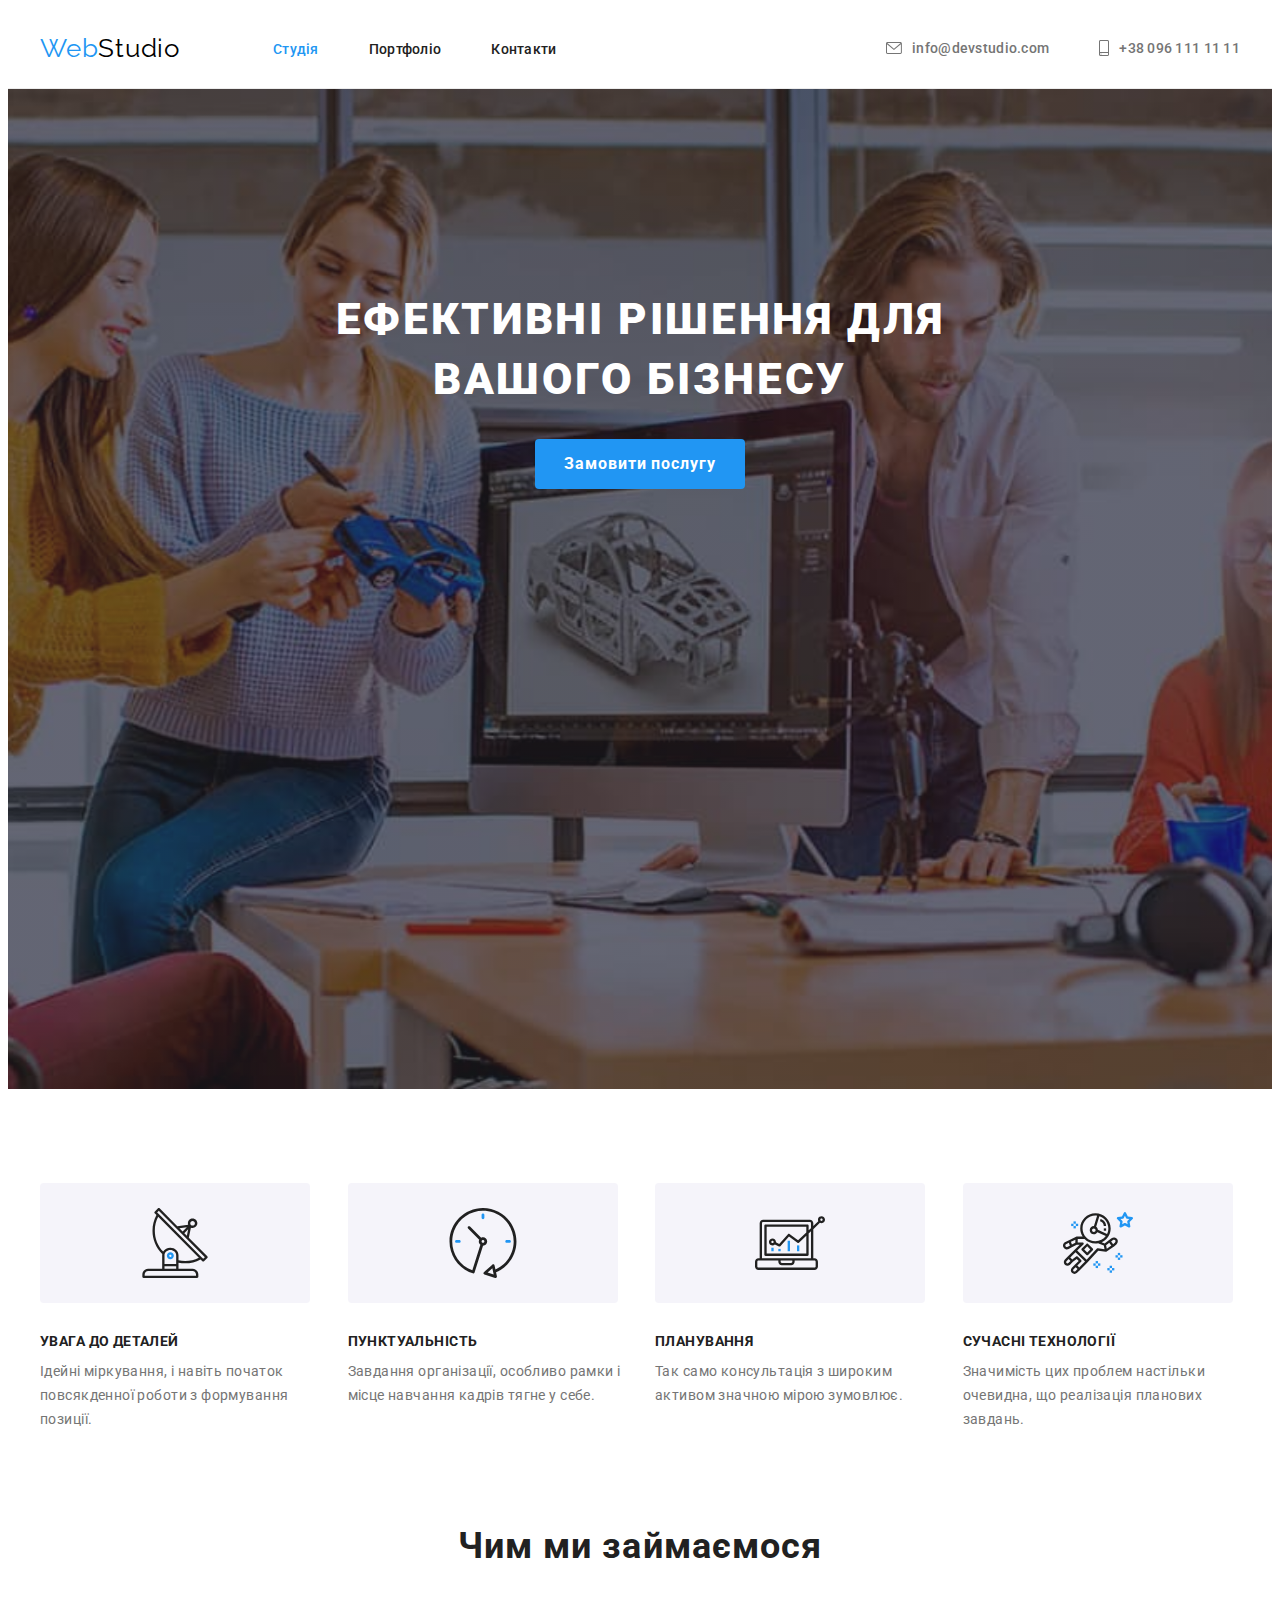
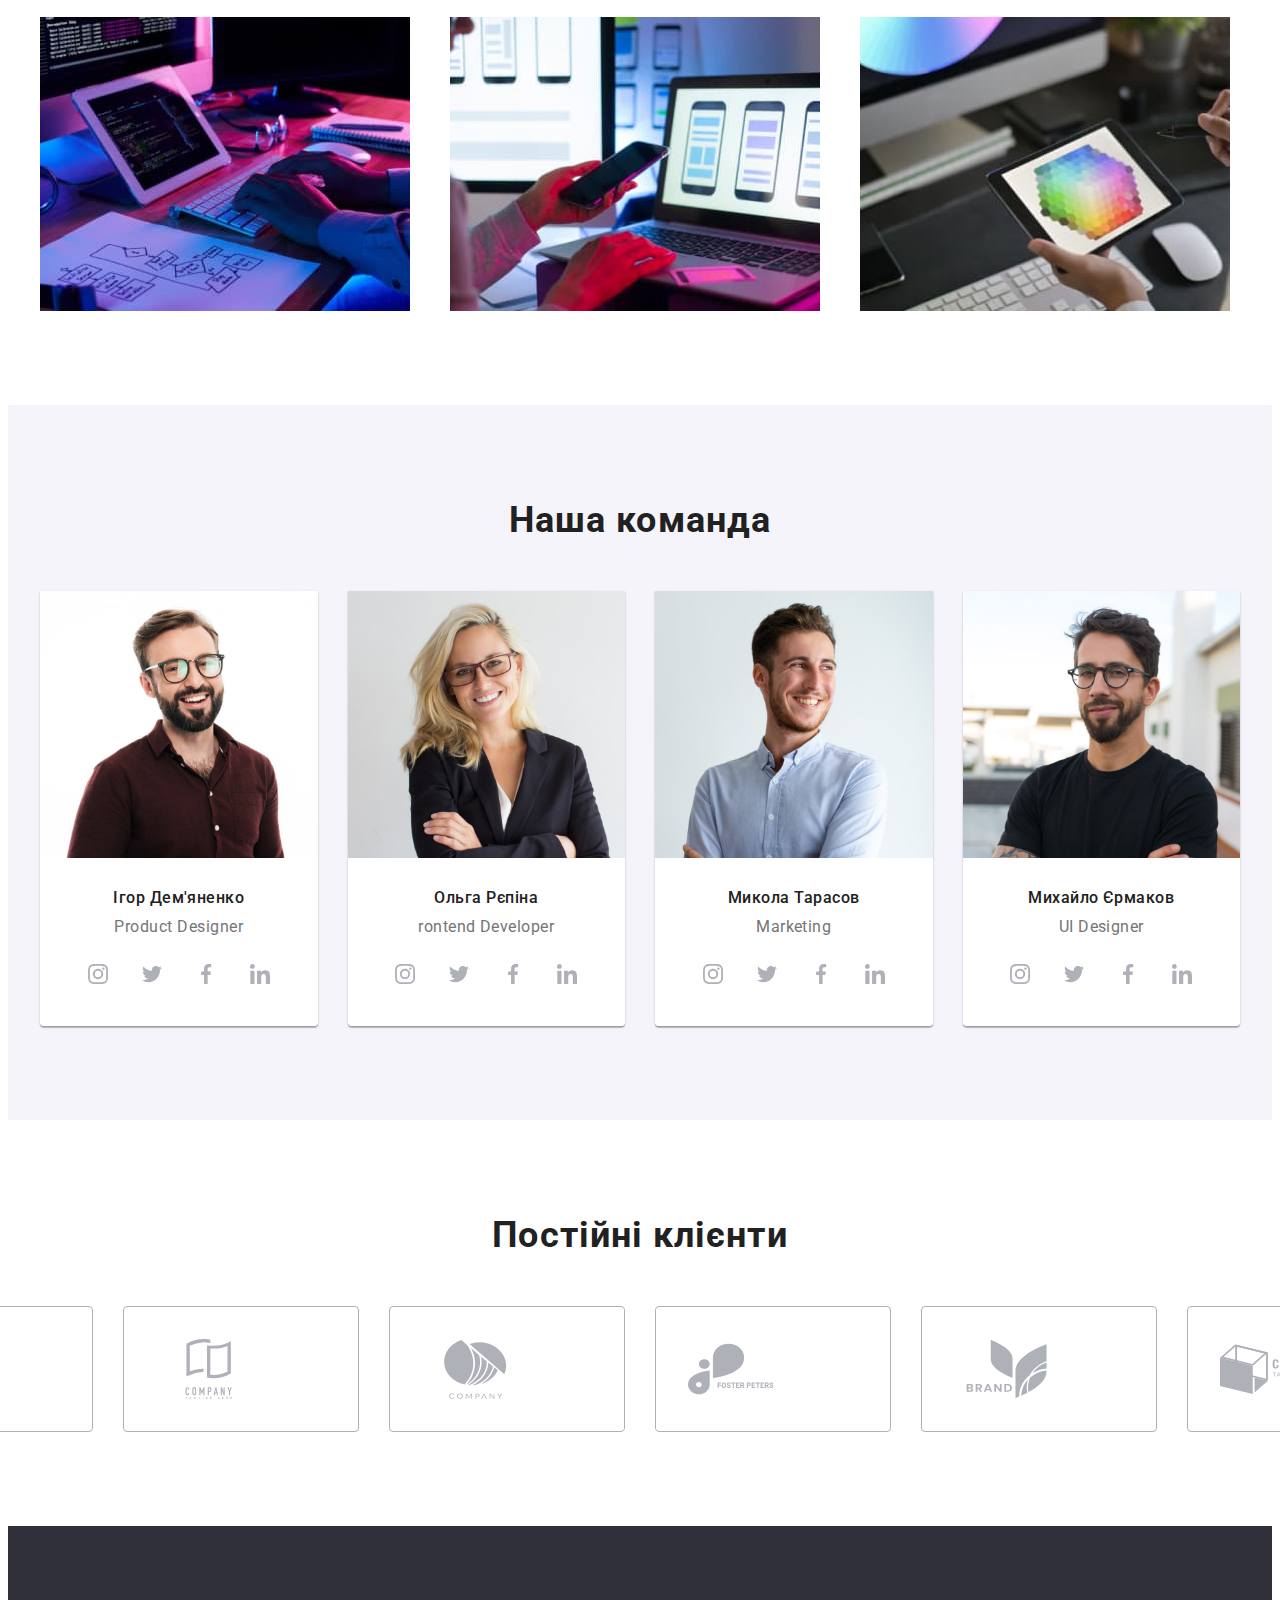
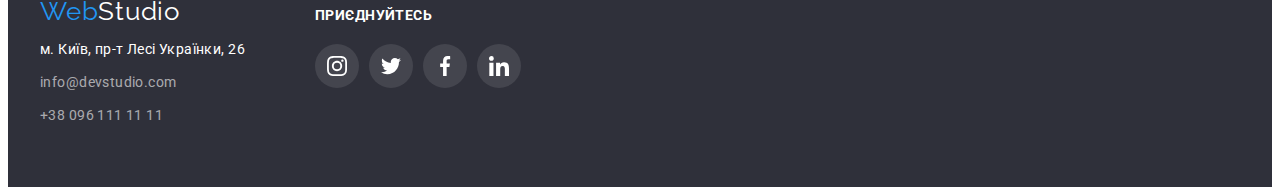
<file: index.html>
<!DOCTYPE html>
<html lang="uk">
<head>
    <meta charset="UTF-8">
    <meta http-equiv="X-UA-Compatible" content="IE=edge">
    <meta name="viewport" content="width=device-width, initial-scale=1.0">
    <title>goit-markup-hw-01</title>
    <link rel="preconnect" href="https://fonts.googleapis.com">
    <link rel="preconnect" href="https://fonts.gstatic.com" crossorigin>
    <link href="https://fonts.googleapis.com/css2?family=Raleway:wght@700&family=Roboto:wght@400;500;700;900&display=swap"
        rel="stylesheet">
    <link rel="stylesheet" href="https://cdnjs.cloudflare.com/ajax/libs/modern-normalize/1.1.0/modern-normalize.min.css"
        integrity="sha512-wpPYUAdjBVSE4KJnH1VR1HeZfpl1ub8YT/NKx4PuQ5NmX2tKuGu6U/JRp5y+Y8XG2tV+wKQpNHVUX03MfMFn9Q=="
        crossorigin="anonymous" referrerpolicy="no-referrer" />
    <link rel="stylesheet" href="./css/styles.css" />
</head>
<body>
    <header class="header">
        <div class="container header-container">
            <a href="./index.html" class="logo-link link"><span class="web">Web</span>Studio</a>
            <nav class="navigation">
                <ul class="header-nav ul">
                    <li class="header-nav-list">
                        <a href="./index.html" class="nav-link link current">Студія</a></li>
                    <li class="header-nav-list">
                        <a href="./portfolio.html" class="nav-link link ">Портфоліо</a></li>
                    <li class="header-nav-list">
                        <a href="#"class="nav-link link">Контакти</a></li>
                </ul>
            </nav>
                <ul class="header-contacts ul">
                    <li class="header-contacts-list">
                        <a href=" mailto:info@devstudio.com" class="header-mail link">
                            <svg class="icon-mail" width="16" height="12" >
                                <use href="./images/icons.svg#icon-envelope"></use>
                            </svg>
                        info@devstudio.com
                        </a>
                    </li>
                    <li class="header-contacts-list">
                        <a href=" tel:+380961111111" class="header-tel link">
                            <svg class="icon-tel" width="10" height="16">
                                <use href="./images/icons.svg#icon-smartphone"></use>
                            </svg>
                        +38 096 111 11 11
                        </a>
                    </li>
                </ul>
        </div>
    </header>
<main>
    <section class="section hero">
            <div class="container section-container">
                <h1 class="section-title">Ефективні рішення для <br/> вашого бізнесу</h1>
                <button type="button" class="section-btn btn">Замовити послугу</button>
            </section>
    <section class="about section">
            <div class="container about-container">
                <ul class="about-list ul" >
                    <li  class="about-list-item icon-antena">
                        <h3 class="about-title">УВАГА ДО ДЕТАЛЕЙ</h3>
                        <p class="about-sutitle">Ідейні міркування, і навіть початок повсякденної роботи з формування позиції.</p>
                    </li>
                    <li class="about-list-item icon-clock"> 
                        <h3 class="about-title">ПУНКТУАЛЬНІСТЬ</h3>
                        <p class="about-sutitle">Завдання організації, особливо рамки і місце навчання кадрів тягне у себе.</p>
                    </li>
                    <li class="about-list-item icon-diagrama">
                        <h3 class="about-title">ПЛАНУВАННЯ</h3>
                        <p class="about-sutitle">Так само консультація з широким активом значною мірою зумовлює.</p>
                    </li>
                    <li class="about-list-item icon-astronaut">
                        <h3 class="about-title">СУЧАСНІ ТЕХНОЛОГІЇ</h3>
                        <p class="about-sutitle">Значимість цих проблем настільки очевидна, що реалізація планових завдань.</p>
                    </li>
                </ul>
            </div>
    </section>
    <section class="aside ">
        <div class="container aside-container">
            <h3 class="aside-title">Чим ми займаємося</h3>
            <ul class="aside-list ul">
                <li class="aside-list-item">
                     <img src="./images/img1.jpg" alt="чоловік набирає код" width="370">
                </li>
                <li class="aside-list-item">
                    <img src="./images/img2.jpg" alt="жінка тримає в руках телефон та працює на комп'ютері" width="370">
                </li>
                <li class="aside-list-item">
                    <img src="./images/img3.jpg" alt="планшет на якому зображена діаграма" width="370">
                </li>
            </ul>
        </div>
    </section>
    <section class="team section">
        <div class="container team-container">
            <h2 class="aside-title">Наша команда</h2>
            <ul class="team-list ul">
                <li class="team-item">
                    <img src="./images/igor.jpg" alt="чоловік з бородою в окулярах" width="370">
                    <div class="team-project">
                        <h3 class="team-item-title">Ігор Дем'яненко</h3>
                        <p class="team-item-sutitle">Product Designer</p>
                        <ul class="team-social-list">
                            <li class="social-list-item">
                                <a class="social-list-link"  href="#">
                                    <svg class="team-social-icon" width="20" height="20">
                                        <use href="./images/icons.svg#icon-instagram-2"></use>
                                    </svg>
                                </a>
                            </li>
                            <li class="social-list-item">
                                <a class="social-list-link" href="#">
                                    <svg class="team-social-icon" width="20" height="20">
                                        <use href="./images/icons.svg#icon-twitter-1"></use>
                                    </svg>
                                </a>
                            </li>
                            <li class="social-list-item">
                                <a class="social-list-link" href="#">
                                    <svg class="team-social-icon" width="20" height="20">
                                        <use href="./images/icons.svg#icon-facebook-1"></use>
                                    </svg>
                                </a>
                            </li>
                            <li class="social-list-item">
                                <a class="social-list-link" href="#">
                                    <svg class="team-social-icon" width="20" height="20">
                                        <use href="./images/icons.svg#icon-linkedin-1"></use>
                                    </svg>
                                </a>
                            </li>
                        </ul>
                    </div>
                </li>
                <li class="team-item">
                    <img src="./images/olga.jpg" alt="жінка в окулярах" width="370">
                    <div class="team-project">
                        <h3 class="team-item-title">Ольга Рєпіна</h3>
                        <p class="team-item-sutitle">rontend Developer</p>
                        <ul class="team-social-list">
                            <li class="social-list-item">
                                <a class="social-list-link" href="#">
                                    <svg class="team-social-icon" width="20" height="20">
                                        <use href="./images/icons.svg#icon-instagram-2"></use>
                                    </svg>
                                </a>
                            </li>
                            <li class="social-list-item">
                                <a class="social-list-link" href="#">
                                    <svg class="team-social-icon" width="20" height="20">
                                        <use href="./images/icons.svg#icon-twitter-1"></use>
                                    </svg>
                                </a>
                            </li>
                            <li class="social-list-item">
                                <a class="social-list-link" href="#">
                                    <svg class="team-social-icon" width="20" height="20">
                                        <use href="./images/icons.svg#icon-facebook-1"></use>
                                    </svg>
                                </a>
                            </li>
                            <li class="social-list-item">
                                <a class="social-list-link" href="#">
                                    <svg class="team-social-icon" width="20" height="20">
                                        <use href="./images/icons.svg#icon-linkedin-1"></use>
                                    </svg>
                                </a>
                            </li>
                        </ul>
                    </div>
                </li>
                <li class="team-item">
                    <img src="./images/mykola.jpg" alt="чоловік в світлій рубашці" width="370">
                    <div class="team-project">
                        <h3 class="team-item-title">Микола Тарасов</h3>
                        <p class="team-item-sutitle">Marketing</p>
                        <ul class="team-social-list">
                            <li class="social-list-item">
                                <a class="social-list-link" href="#">
                                    <svg class="team-social-icon" width="20" height="20">
                                        <use href="./images/icons.svg#icon-instagram-2"></use>
                                    </svg>
                                </a>
                            </li>
                            <li class="social-list-item">
                                <a class="social-list-link" href="#">
                                    <svg class="team-social-icon" width="20" height="20">
                                        <use href="./images/icons.svg#icon-twitter-1"></use>
                                    </svg>
                                </a>
                            </li>
                            <li class="social-list-item">
                                <a class="social-list-link" href="#">
                                    <svg class="team-social-icon" width="20" height="20">
                                        <use href="./images/icons.svg#icon-facebook-1"></use>
                                    </svg>
                                </a>
                            </li>
                            <li class="social-list-item">
                                <a class="social-list-link" href="#">
                                    <svg class="team-social-icon" width="20" height="20">
                                        <use href="./images/icons.svg#icon-linkedin-1"></use>
                                    </svg>
                                </a>
                            </li>
                        </ul>
                    </div>
                </li>
                <li class="team-item">
                    <img src="./images/myhailo.jpg" alt="чоловік в темній футболціз бородою в окулярах" width="370">
                    <div class="team-project">
                        <h3 class="team-item-title">Михайло Єрмаков</h3>
                        <p class="team-item-sutitle">UI Designer</p>
                        <ul class="team-social-list">
                            <li class="social-list-item">
                                <a class="social-list-link" href="#">
                                    <svg class="team-social-icon" width="20" height="20">
                                        <use href="./images/icons.svg#icon-instagram-2"></use>
                                    </svg>
                                </a>
                            </li>
                            <li class="social-list-item">
                                <a class="social-list-link" href="#">
                                    <svg class="team-social-icon" width="20" height="20">
                                        <use href="./images/icons.svg#icon-twitter-1"></use>
                                    </svg>
                                </a>
                            </li>
                            <li class="social-list-item">
                                <a class="social-list-link" href="#">
                                    <svg class="team-social-icon" width="20" height="20">
                                        <use href="./images/icons.svg#icon-facebook-1"></use>
                                    </svg>
                                </a>
                            </li>
                            <li class="social-list-item">
                                <a class="social-list-link" href="#">
                                    <svg class="team-social-icon" width="20" height="20">
                                        <use href="./images/icons.svg#icon-linkedin-1"></use>
                                    </svg>
                                </a>
                            </li>
                        </ul>
                    </div>
                </li>
            </ul>
        </div>
    </section>
    <section class="clients section">
        <div class="container clients-container">
            <h2 class="clients-title aside-title">Постійні клієнти</h2>
            <ul class="clients-list ul">
                <li class="clients-list-item">
                    <a class="clients-link" href="#">
                        <svg class="clients-icon" width="106" height="60">
                            <use href="./images/icons.svg#icon-client1"></use>
                        </svg>
                    </a>
                </li>
                <li class="clients-list-item">
                    <a class="clients-link" href="#">
                        <svg class="clients-icon" width="106" height="60">
                            <use href="./images/icons.svg#icon-client2"></use>
                        </svg>
                    </a>
                </li>
                <li class="clients-list-item">
                    <a class="clients-link" href="#">
                        <svg class="clients-icon" width="106" height="60">
                            <use href="./images/icons.svg#icon-client3"></use>
                        </svg>
                    </a>
                </li>
                <li class="clients-list-item">
                    <a class="clients-link" href="#">
                        <svg class="clients-icon" width="106" height="60">
                            <use href="./images/icons.svg#icon-client4"></use>
                        </svg>
                    </a>
                </li>
                <li class="clients-list-item">
                    <a class="clients-link" href="#">
                        <svg class="clients-icon" width="106" height="60">
                            <use href="./images/icons.svg#icon-client5"></use>
                        </svg>
                    </a>
                </li>
                <li class="clients-list-item">
                    <a class="clients-link" href="#">
                        <svg class="clients-icon" width="106" height="60">
                            <use href="./images/icons.svg#icon-client6"></use>
                        </svg>
                    </a>
                </li>
            </ul>
        </div>
    </section>
    </main>
    <footer class="footer ">
        <div class="container">
            <div class="footer-container">
                <a href="./index.html" class="logo-footer-link link"><span class="web">Web</span>Studio</a>
                    <address class="address">
                        <ul class="address-list ul">
                            <li class="address-list-item">
                                <a class="address-link link" href="https://goo.gl/maps/7Ttrmz1NtePC2R1u5" target="_blank" rel="nooper noreffere">м. Київ, пр-т Лесі Українки, 26</a>
                            </li>
                            <li class="address-list-item">
                                <a class="contact-link link" href="mailto:info@devstudio.com">info@devstudio.com</a>
                            </li>
                            <li class="address-list-item">
                                <a class="contact-link link" href="tel:+380961111111">+38 096 111 11 11</a>
                            </li>
                        </ul> 
                    </address> 
            </div>
            <div class="footer-social-container">
                <span class="footer-title">ПРИЄДНУЙТЕСЬ</span>
                <ul class="footer-social-list">
                    <li class="footer-list-item">
                        <a class="footer-social-link" href="#">
                            <svg class="team-social-icon" width="20" height="20">
                                <use href="./images/icons.svg#icon-instagram-2"></use>
                            </svg>
                        </a>
                    </li>
                    <li class="footer-list-item">
                        <a class="footer-social-link" href="#">
                            <svg class="team-social-icon" width="20" height="20">
                                <use href="./images/icons.svg#icon-twitter-1"></use>
                            </svg>
                        </a>
                    </li>
                    <li class="footer-list-item">
                        <a class="footer-social-link" href="#">
                            <svg class="team-social-icon" width="20" height="20">
                                <use href="./images/icons.svg#icon-facebook-1"></use>
                            </svg>
                        </a>
                    </li>
                    <li class="footer-list-item">
                        <a class="footer-social-link" href="#">
                            <svg class="team-social-icon" width="20" height="20">
                                <use href="./images/icons.svg#icon-linkedin-1"></use>
                            </svg>
                        </a>
                    </li>
                </ul>
            </div>
        </div>
    </footer>
</body>
</html>
</file>
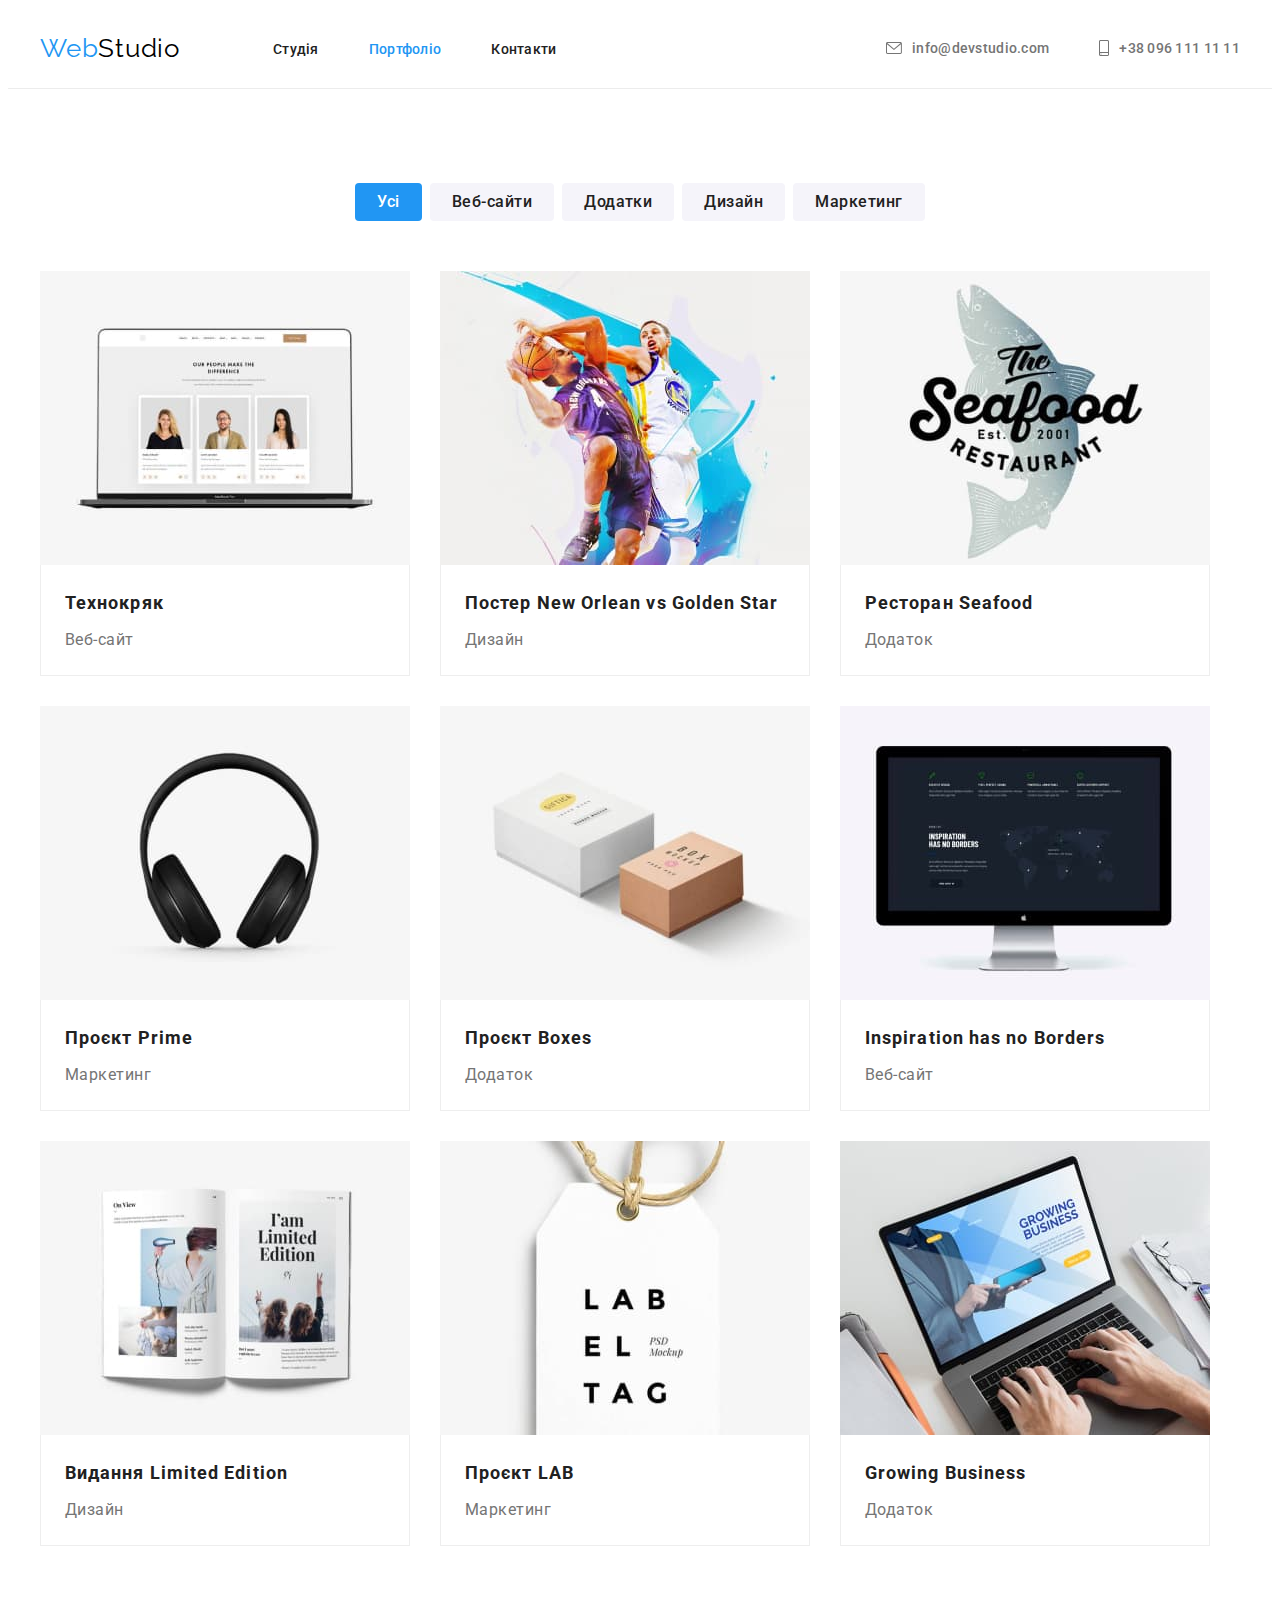
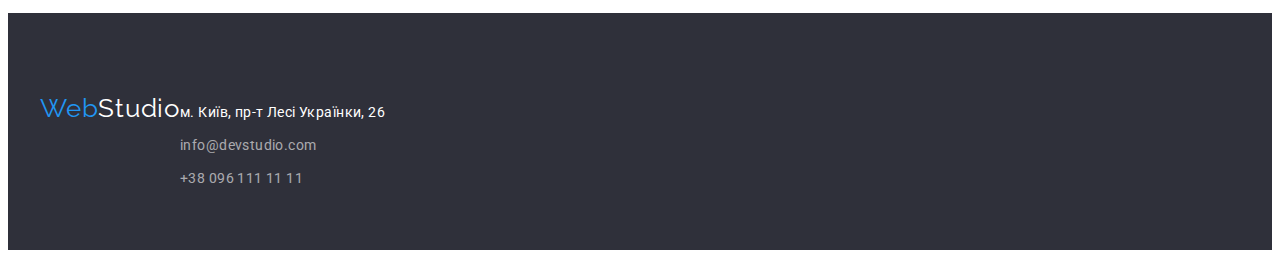
<file: portfolio.html>
<!DOCTYPE html>
<html lang="en">
<head>
    <meta charset="UTF-8">
    <meta http-equiv="X-UA-Compatible" content="IE=edge">
    <meta name="viewport" content="width=device-width, initial-scale=1.0">
    <title>goit-markup-hw-02</title>
    <link rel="preconnect" href="https://fonts.googleapis.com">
    <link rel="preconnect" href="https://fonts.gstatic.com" crossorigin>
    <link href="https://fonts.googleapis.com/css2?family=Raleway:wght@700&family=Roboto:wght@400;500;700;900&display=swap"
        rel="stylesheet">
    <link rel="stylesheet" href="https://cdnjs.cloudflare.com/ajax/libs/modern-normalize/1.1.0/modern-normalize.min.css"
        integrity="sha512-wpPYUAdjBVSE4KJnH1VR1HeZfpl1ub8YT/NKx4PuQ5NmX2tKuGu6U/JRp5y+Y8XG2tV+wKQpNHVUX03MfMFn9Q=="
        crossorigin="anonymous" referrerpolicy="no-referrer" />
    <link rel="stylesheet" href="./css/styles.css" />
</head>
<body>
    <header class="header">
       <div class="container header-container">
            <a href="./index.html" class="logo-link link"><span class="web">Web</span>Studio</a>
            <nav class="navigation">
                <ul class="header-nav ul">
                    <li class="header-nav-list">
                        <a href="./index.html"class="nav-link link">Студія</a></li>
                    <li class="header-nav-list">
                        <a href="./portfolio.html"class="nav-link link current">Портфоліо</a></li>
                    <li class="header-nav-list">
                        <a href="#"class="nav-link link">Контакти</a></li>
                </ul>
            </nav>
            <ul class="header-contacts ul">
                <li class="header-contacts-list">
                    <a href="mailto:info@devstudio.com" class="header-mail link">
                        <svg class="icon-mail" width="16" height="12">
                            <use href="./images/icons.svg#icon-envelope"></use>
                        </svg>
                    info@devstudio.com
                    </a>
                </li>
                <li class="header-contacts-list">
                    <a href="tel:+380961111111" class="header-tel link">
                        <svg class="icon-tel" width="10" height="16">
                            <use href="./images/icons.svg#icon-smartphone"></use>
                        </svg>
                    +38 096 111 11 11
                    </a>
                </li>
            </ul>
       </div>
    </header>
    <main>
        <section class="profile">
            <div class="container profile-container">
                <h2 class="visually-hidden">Портфоліо</h2>
                <ul class="profile-list ul">
                    <li class="profile-item">
                      <button  class="btn-portfolio current" type="button">Усі</button>  
                    </li>
                    <li class="profile-item">
                      <button class="btn-portfolio" type="button">Веб-сайти</button>  
                    </li>
                    <li class="profile-item">
                      <button class="btn-portfolio" type="button">Додатки</button>  
                    </li>
                    <li class="profile-item">
                      <button class="btn-portfolio" type="button">Дизайн</button>  
                    </li>
                    <li class="profile-item">
                      <button class="btn-portfolio" type="button">Маркетинг</button>  
                    </li>
                </ul>
                <ul class="content">
                    <li class="content-item ul">
                        <img src="./images/website.jpg" alt="Монітор ноутбука" width="370">
                        <div class="project">
                            <h3 class="content-title">Технокряк</h3>
                            <p class="content-subtitle">Веб-сайт</p>
                        </div>
                    </li>
                    <li class="content-item ul">
                        <img src="./images/poster.jpg" alt="Басктболісти" width="370">
                        <div class="project">
                            <h3 class="content-title">Постер New Orlean vs Golden Star</h3>
                            <p class="content-subtitle">Дизайн</p>
                        </div>
                    </li>
                    <li class="content-item ul">
                        <img src="./images/seafood.jpg" alt="Логотип ресторану" width="370">
                        <div class="project">
                            <h3 class="content-title">Ресторан Seafood</h3>
                            <p class="content-subtitle">Додаток</p>
                        </div>
                    </li>
                    <li class="content-item ul">
                        <img src="./images/headphones.jpg" alt="Навушники" width="370">
                        <div class="project">
                            <h3 class="content-title">Проєкт Prime</h3>
                            <p class="content-subtitle">Маркетинг</p>
                        </div>
                    </li>
                    <li class="content-item ul">
                        <img src="./images/boxes.jpg" alt="Дві коробки" width="370">
                        <div class="project">
                            <h3 class="content-title">Проєкт Boxes</h3>
                            <p class="content-subtitle">Додаток</p>
                        </div>
                    </li>
                    <li class="content-item ul">
                        <img src="./images/inspiration.jpg" alt="Монітор комп'ютера" width="370">
                        <div class="project">
                            <h3 class="content-title">Inspiration has no Borders</h3>
                            <p class="content-subtitle">Веб-сайт</p>
                        </div>
                    </li>
                    <li class="content-item ul">
                        <img src="./images/edition.jpg" alt="Розворот журналу" width="370">
                        <div class="project">
                            <h3 class="content-title">Видання Limited Edition</h3>
                            <p class="content-subtitle">Дизайн</p>
                        </div>
                    </li>
                    <li class="content-item ul">
                        <img src="./images/lab.jpg" alt="Логотип" width="370">
                        <div class="project">
                            <h3 class="content-title">Проєкт LAB</h3>
                            <p class="content-subtitle">Маркетинг</p>
                        </div>
                    </li>
                    <li class="content-item ul">
                        <img src="./images/business.jpg" alt="Людина друкує текст" width="370">
                        <div class="project">
                            <h3 class="content-title">Growing Business</h3>
                            <p class="content-subtitle">Додаток</p>
                        </div>
                    </li>
                </ul>
            </div>
    </section>
    </main>
    <footer class="footer">
       <div class="container foote-container">
            <a href="./index.html" class="logo-footer-link link"><span class="web">Web</span>Studio</a>
                <address class="address">
                    <ul class="address-list ul">
                        <li class="address-list-item">
                            <a class="address-link link" href="https://goo.gl/maps/7Ttrmz1NtePC2R1u5" target="_blank" rel="nooper noreffere">м. Київ, пр-т Лесі Українки, 26</a>
                        </li>
                        <li class="address-list-item">
                            <a class="contact-link link" href="mailto:info@devstudio.com">info@devstudio.com</a>
                        </li>
                        <li class="address-list-item">
                            <a class="contact-link link" href="tel:+380961111111">+38 096 111 11 11</a>
                        </li>
                    </ul> 
                </address> 
       </div>
    </footer>
</body>
</html>
</file>
<file: css/styles.css>
body{
    font-family: 'Raleway', sans-serif;
    font-family: 'Roboto', sans-serif;
    background-color: var(--white);
    color: var(--main-text-color);
}
:root { 
--main-text-color: #212121;
--secondary-text-color: #757575;
--accent: #2196F3;
--white: #ffffff; 
--black: #000000;
--team-section-color:#F5F4FA;
--section-color: #2F303A;
--btn-color: #F5F4FA;
--footer-background-color:#2F303A;
--border-project-color: #EEEEEE;
--border-header:#ECECEC;
--soc-link-team: #AFB1B8;
}

h1,
h2,
h3,
h4,
h5,
h6, 
p{
  margin: 0;
}

ul{
  list-style: none;
  margin: 0;
  padding: 0;
}

address{
  font-style: normal;
}

.container {
width: 1200px;
padding-left: 15px;
padding-right: 15px;
margin: 0 auto;
}

img {
  display: block;
  max-width: 100%;
  height: auto;
}

.section {
  padding: 94px 0;
}

/* studio styles */
/* ------------------------header styles------------------------------ */

.header{
background: var(--white);
border-bottom: 1px solid var(--border-header);
}

.logo-link{
font-family: Raleway;
color: var(--black);
font-size: 26px;
line-height: calc(31/26);
letter-spacing: 0.03em;
margin-right: 93px;
}

.web{
  color: var(--accent);
}

.link{
  text-decoration: none;
}

.btn{
  cursor: pointer;
  font-family: inherit;
  display: block;
  margin: auto;
} 

.header-container{
  display: flex;
  align-items: center;
  height: 80px; 
}

.navigation{
  margin-right: auto;
}


.nav-link.current{
  color: var(--accent);
}

.header-nav, .header-contacts {
  left: 0px;
  top: 0px;
  display: flex;
  gap: 50px;
}

.nav-link {
  font-weight: 500;
  font-size: 14px;
  line-height: calc(16/14);
  letter-spacing: 0.02em;
  color: var(--main-text-colo);
}

.header-mail, .header-tel {
  font-weight: 500;
  font-size: 14px;
  line-height: calc(16/14);
  letter-spacing: 0.02em;
  color: var(--secondary-text-color);
  display: flex;
  padding-top: 32px;
  padding-bottom: 32px;
  align-items: center;
  gap: 10px;
}

.icon-mail, .icon-tel{
  fill: currentColor;
}

.nav-link:hover,
.nav-link:focus, 
.header-mail:hover, 
.header-mail:focus, 
.header-tel:hover, 
.header-tel:focus {
  color: var(--accent);
}

/* ------------------------hero styles------------------------------ */


.hero{
height: 600px;
background-color: var(--section-color);
background-image: linear-gradient(
  rgba(47, 48, 58, 0.4),
  rgba(47, 48, 58, 0.4)), 
  url('../images/hero.jpg');
background-repeat: no-repeat;
background-color: #C4C4C4;
background-position: center;
text-align: center;
padding-top: 200px;
padding-bottom: 200px; 
background-size: cover;
max-width: 1600px;
margin-left: auto;
margin-right: auto;
}

.section-title {
  width: 696px;
  margin: 0 auto 30px auto;
  margin-bottom: 30px;
  font-weight: 900;
  font-size: 44px;
  line-height: calc(60/44);
  text-align: center;
  letter-spacing: 0.06em;
  text-transform: uppercase;
  color: var(--white);  
}

.section-btn {
  font-weight: 700;
  font-size: 16px;
  line-height: calc(30/16);
  align-items: center;
  text-align: center;
  letter-spacing: 0.06em;
  background: var(--accent);
  border-radius: 4px;
  border: none;
  color: var(--white);
  margin-top: 30px;
  padding: 10px 29px;
}
.section-btn:hover,
.section-btn:focus{
  background: var(--accent);
  color: var(--black);
}
/* ------------------------about styles------------------------------ */

.about-container{
  display: flex;
}

.about{
  padding: 94px 0;
}

.about-list{
  display: flex;
  gap: 30px;
}

.about-list-item{
  flex-basis: calc((100% - 90px) / 4);
}

.about-list-item::before{
  display: block;
  content: "";
  width: 270px;
  height: 120px;
  background-size: 70px 70px;
  background-repeat: no-repeat;
  background-position: center;
  background-color: #F5F4FA;
  margin-bottom: 30px;
  border-radius: 4px;
}

.icon-antena::before{
  background-image: url(../images/antena.svg);
}

.icon-clock::before{
  background-image: url(../images/clock.svg);
}

.icon-diagrama::before{
  background-image: url(../images/diagram.svg);
}

.icon-astronaut::before{
  background-image: url(../images/astronaut.svg);
}

.about-title {
  font-size: 14px;
  line-height: calc(16/14);
  letter-spacing: 0.03em;
  text-transform: uppercase;
  color: var(--main-text-color);
  margin-bottom: 10px;
}

.about-sutitle {
  font-size: 14px;
  line-height: calc(24/14);
  letter-spacing: 0.03em;
  color: var(--secondary-text-color);
}

/* ------------------------aside styles------------------------------ */


.aside{
  padding-bottom: 94px;
}

.aside-list{
  display: flex;
  gap: 30px;
}

.aside-list-item{
flex-basis: calc((100% - 30px) / 3);
}

.aside-title {
  font-size: 36px;
  line-height: calc(42/36);
  text-align: center;
  letter-spacing: 0.03em;
  color: var(--main-text-color);
  margin-bottom: 50px;
}

/* ------------------------team styles------------------------------ */

.team {
  background: var(--team-section-color);
}

.team-list{
  display: flex;
  gap: 30px;
}

.team-item{
  flex-basis: calc((100% - 90px) / 4);
  box-shadow: 0px 1px 3px rgba(0, 0, 0, 0.12), 0px 1px 1px rgba(0, 0, 0, 0.14), 0px 2px 1px rgba(0, 0, 0, 0.2);
    border-radius: 0px 0px 4px 4px;
}

.team-project{
  background: var(--white);
  /* box-shadow: 0px 1px 3px rgba(0, 0, 0, 0.12), 0px 1px 1px rgba(0, 0, 0, 0.14), 0px 2px 1px rgba(0, 0, 0, 0.2); */
  border-radius: 0px 0px 4px 4px;
  padding-top: 30px;
  padding-bottom: 30px;
}

.team-item-title {
  font-weight: 500;
  font-size: 16px;
  line-height: calc(19/16);
  text-align: center;
  letter-spacing: 0.03em;
  color: var(--main-text-color);
  margin-bottom: 10px;
}

.team-item-sutitle {
  font-size: 16px;
  line-height: calc(19/16);
  text-align: center;
  letter-spacing: 0.03em;
  color: var(--secondary-text-color);
  margin-bottom: 16px;
}

.team-social-list{
  display: flex;
  justify-content: center;
  gap: 10px;
}

.social-list-item{
  width: 44px;
  height: 44px;
}

.social-list-link{
  display: flex;
  width: 100%;
  height: 100%;
  background-color: var(--white);
  border-radius: 50%;
  align-items: center;
  justify-content: center;
  text-decoration: none;
  color: inherit;
  color: var(--soc-link-team);
}

.team-social-icon{
  fill: currentColor; 

}

.social-list-link:hover,
.social-list-link:focus{
  cursor: pointer;
  background-color: var(--accent);
  color: var(--white);
}

/* ------------------------clients styles------------------------------ */


.clients-list {
display: flex;
gap: 30px;
justify-content: center;
}

.clients-list-item {
  flex-basis: calc((100% - 30px) / 6);
}

.clients-link {
  display: flex;
  align-items: center;
  color: #AFB1B8;
  width: 170px;
  height: 92px;
  border: 1px solid #AFB1B8;
  border-radius: 4px;
  padding: 16px 32px;
}

.clients-icon {
  fill: currentColor;
}

.clients-link:hover,
.clients-link:focus{
  border-color: var(--accent);
  color: var(--accent);
}


/* ------------------------footer styles------------------------------ */



.footer {
  background: var(--footer-background-color);
  background: var(--section-color);
  margin: 0 auto;
  padding-top: 60px;
  padding-bottom: 60px;
}

.logo-footer-link{
  font-family: Raleway;
  font-size: 26px;
  line-height: calc(31/16);
  letter-spacing: 0.03em;
  color: var(--white);
  margin-top: 10px;   
  margin-bottom: 20px;
} 


.address-list-item:not(:last-child) {
  margin-bottom: 9px;
}

.address-link{
  font-style: normal;
  font-size: 14px;
  line-height: calc(24/14);
  letter-spacing: 0.03em;
  color: var(--white);
}

.contact-link {
  font-size: 14px;
  line-height: calc(24/14);
  letter-spacing: 0.03em;
  color: rgba(255, 255, 255, 0.6);
  font-style: normal;
}

.address-link:hover, 
.address-link:focus,
.contact-link:hover,
.contact-link:focus{
  color: var(--accent);
}

.footer .container{
  display: flex;
  align-items: baseline;
}

.footer-social-container{
  margin-left: 70px;
  margin-top: 72;
}

.part-footer {
  display: flex;
}

.footer-title{
  font-weight: 700;
  font-size: 14px;
  line-height: calc(16/14);
  letter-spacing: 0.03em;
  text-transform: uppercase;
  color: var(--white);
  margin-bottom: 20px;
}

.footer-social-list{
  display: flex;
  align-items: center;
  gap: 10px;
  margin-top: 20px;
}

.footer-list-item {
  width: 44px;
  height: 44px;
}

.footer-social-link {
  display: flex;
  width: 100%;
  height: 100%;
  border-radius: 50%;
  background: rgba(255, 255, 255, 0.1);
  align-items: center;
  color: var(--white);
  justify-content: center;
  text-decoration: none;
}

.team-social-icon {
  fill: currentColor;
}

.footer-social-link:hover,
.footer-social-link:focus{
  background-color: var(--accent);
}

/* profile styles */
/* ------------------------ styles------------------------------ */

.profile{
padding-top: 94px;
padding-bottom: 94px;
margin: 0;
}

.profile-list{
display: flex;
flex-wrap: wrap;
gap: 8px;
padding-bottom: 50px;
align-items: center;
justify-content: center;
}


.visually-hidden {
  position: absolute;
  width: 1px;
  height: 1px;
  margin: -1px;
  border: 0;
  padding: 0;
  white-space: nowrap;
  clip-path: inset(100%);
  clip: rect(0 0 0 0);
  overflow: hidden;
}

.btn-portfolio {
  font-family: inherit;
  font-style: normal;
  font-weight: 500;
  font-size: 16px;
  line-height: calc(26/16);
  text-align: center;
  letter-spacing: 0.03em;
  color: var(--main-text-color);
  background: var(--btn-color);
  border-radius: 4px;
  border: none;
  cursor: pointer;
  padding: 6px 22px;
}

.btn-portfolio.current{
  background-color: var(--accent);
  color: var(--white);
}

.btn-portfolio:hover,
.btn-portfolio:focus{
  background: var(--accent);
  color: var(--btn-color);
  box-shadow: 0px 3px 1px rgba(0, 0, 0, 0.1), 0px 1px 2px rgba(0, 0, 0, 0.08), 0px 2px 2px rgba(0, 0, 0, 0.12);
}

/* ------------------------content styles------------------------------ */

.profile{
  padding-bottom: 67px;
}

.content-title {
  font-style: normal;
  font-size: 18px;
  line-height: calc(36/18);
  letter-spacing: 0.06em;
  color: var(--main-text-color);
  margin-bottom: 4px;
}

.content {
  display: flex;
  flex-wrap: wrap;
  gap: 30px;
}

.content-iten{
flex-basis: calc((100% - 60px) / 3);
}

.project{
  padding: 20px 24px;
  border: 1px solid var(--border-project-color);
  border-top: 0;
}

.content-subtitle{
  font-size: 16px;
  line-height: calc(30/16);
  letter-spacing: 0.03em;
  color: var(--secondary-text-color);
}

.content-item:hover,
.content-item:focus{
  box-shadow: 0px 1px 1px rgba(0, 0, 0, 0.12), 0px 4px 4px rgba(0, 0, 0, 0.06), 1px 4px 6px rgba(0, 0, 0, 0.16);
}
</file>
